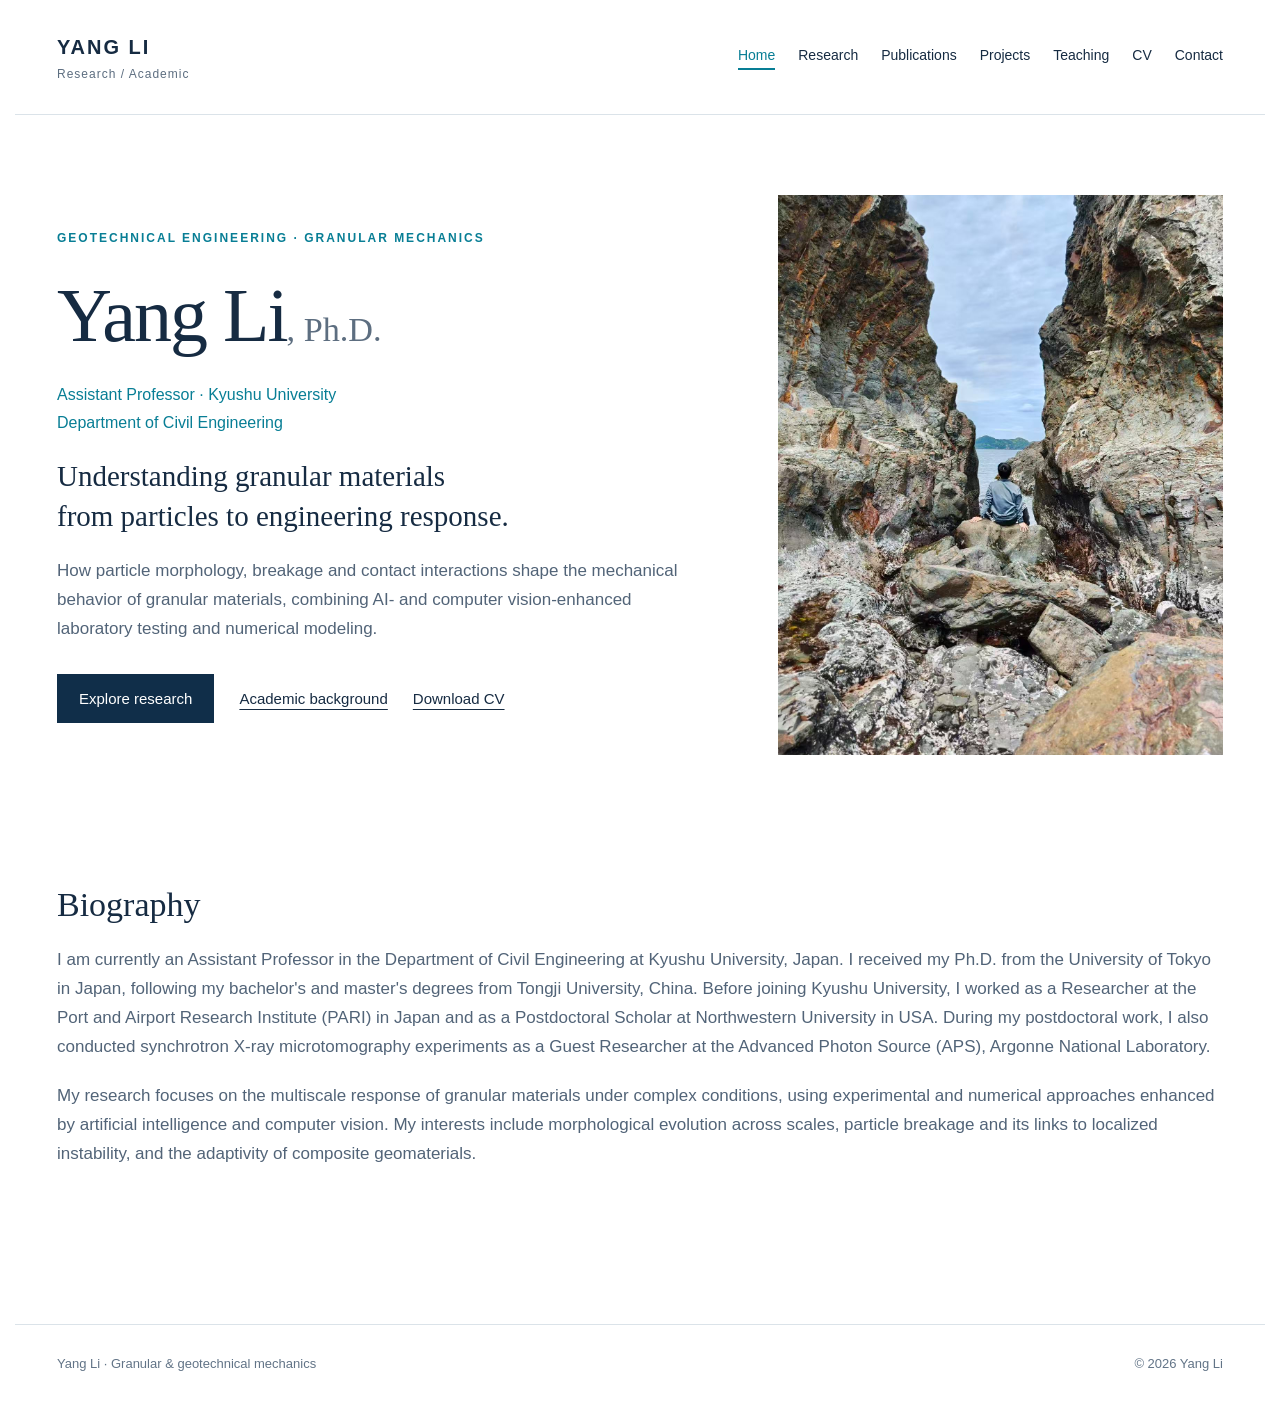
<file: index.html>
<!doctype html>
<html lang="en">

<head>
    <meta charset="utf-8">
    <meta name="viewport" content="width=device-width,initial-scale=1">
    <title>Home | Yang Li</title>
    <meta name="description"
        content="Yang Li — geotechnical engineering, granular mechanics, particle breakage and computational research.">
    <link rel="icon" href="assets/favicon.svg">
    <link rel="stylesheet" href="assets/style.css">
</head>

<body><a class="skip" href="#main">Skip to content</a>
    <header><a class="brand" href="index.html">YANG LI<span>Research / Academic</span></a>
        <nav aria-label="Main navigation"><a href="index.html" aria-current="page">Home</a><a
                href="research.html">Research</a><a href="publications.html">Publications</a><a
                href="projects.html">Projects</a><a href="teaching.html">Teaching</a><a href="cv.html">CV</a><a
                href="contact.html">Contact</a></nav>
    </header>
    <main id="main">
        <section class="hero">
            <div>
                <p class="eyebrow">GEOTECHNICAL ENGINEERING · GRANULAR MECHANICS</p>
                <h1>Yang Li<span>, Ph.D.</span></h1>
                <p class="appointment">Assistant Professor · Kyushu University<br>Department of Civil Engineering</p>
                <p class="lead">Understanding granular materials<br>from particles to engineering response.</p>
                <p>How particle morphology, breakage and contact interactions shape the mechanical behavior of
                    granular materials, combining AI- and computer vision-enhanced laboratory testing and numerical modeling.</p>
                <div class="actions"><a class="button" href="research.html">Explore research</a><a class="textlink"
                        href="cv.html">Academic background</a><a class="textlink" href="assets/CV_YangLi.pdf">Download
                        CV</a></div>
            </div>
            <aside class="portrait"><img src="assets/yang-li.jpg"
                    alt="Yang Li seated between coastal rock formations, looking toward the sea."></aside>
        </section>
        <section class="bio">
            <h2>Biography</h2>

            <p>
                I am currently an Assistant Professor in the Department of Civil Engineering
                at Kyushu University, Japan. I received my Ph.D. from the University
                of Tokyo in Japan, following my bachelor's and master's degrees
                from Tongji University, China. Before joining Kyushu University, I worked as a Researcher at the Port and
                Airport Research Institute (PARI) in Japan and as a Postdoctoral Scholar
                at Northwestern University in USA. During my postdoctoral work,
                I also conducted synchrotron X-ray microtomography experiments
                as a Guest Researcher at the Advanced Photon Source (APS), Argonne National Laboratory.
            </p>

            <p>
                My research focuses on the multiscale response of granular materials
                under complex conditions, using experimental and numerical approaches
                enhanced by artificial intelligence and computer vision. My interests
                include morphological evolution across scales, particle breakage and
                its links to localized instability, and the adaptivity of
                composite geomaterials.
            </p>
        </section>
                
       
    </main>
    <footer><span>Yang Li · Granular & geotechnical mechanics</span><span>© 2026 Yang Li</span></footer>
</body>

</html>
</file>
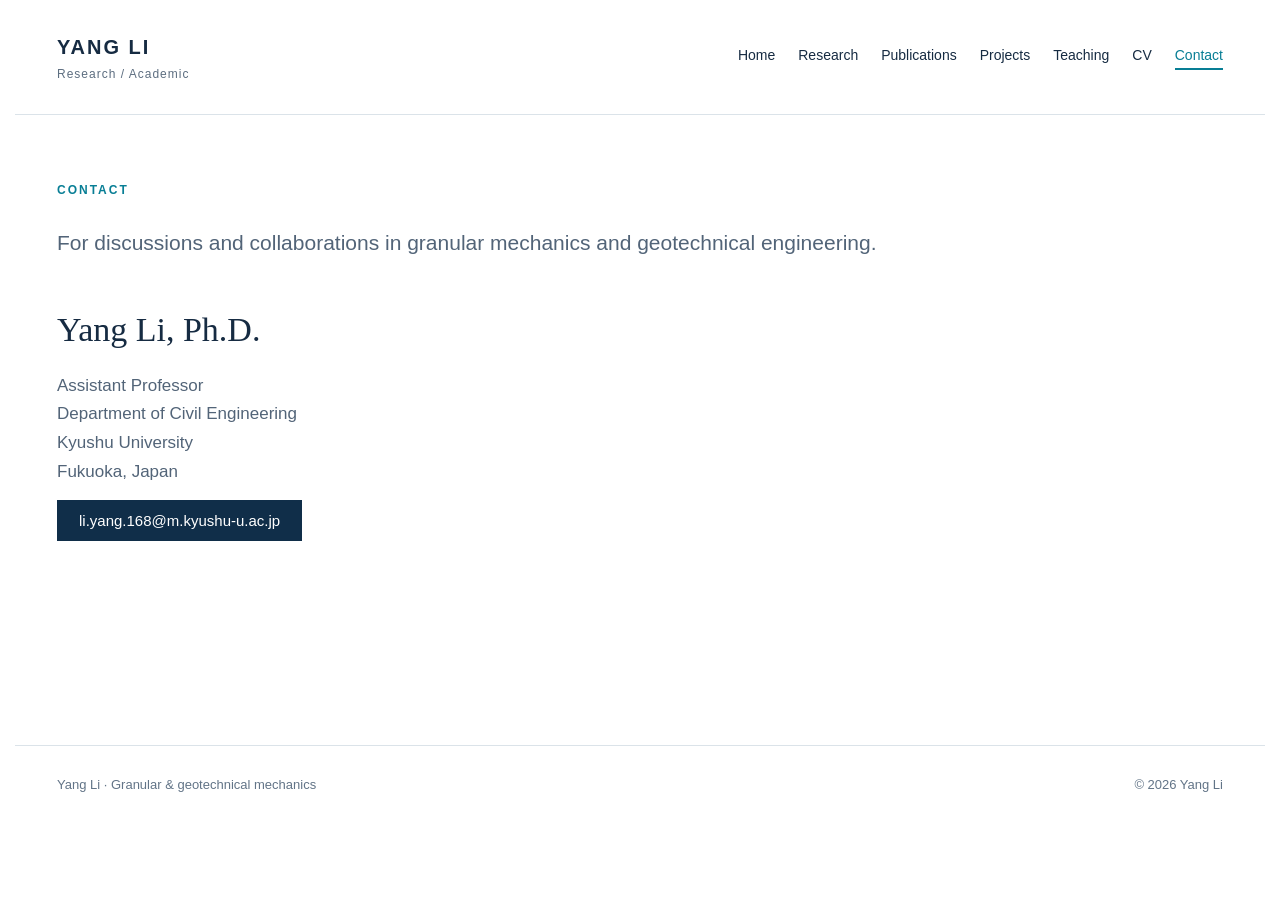
<file: contact.html>
<!doctype html>
<html lang="en">

<head>
    <meta charset="utf-8">
    <meta name="viewport" content="width=device-width,initial-scale=1">
    <title>Contact | Yang Li</title>
    <meta name="description"
        content="Yang Li — geotechnical engineering, granular mechanics, particle breakage and computational research.">
    <link rel="icon" href="assets/favicon.svg">
    <link rel="stylesheet" href="assets/style.css">
</head>

<body><a class="skip" href="#main">Skip to content</a>
    <header><a class="brand" href="index.html">YANG LI<span>Research / Academic</span></a>
        <nav aria-label="Main navigation"><a href="index.html">Home</a><a href="research.html">Research</a><a
                href="publications.html">Publications</a><a href="projects.html">Projects</a><a
                href="teaching.html">Teaching</a><a href="cv.html">CV</a><a href="contact.html"
                aria-current="page">Contact</a></nav>
    </header>
    <main id="main">
        <p class="eyebrow">CONTACT</p>
        <p class="intro">For discussions and collaborations in granular mechanics and geotechnical engineering.</p>
        <section>
            <h2>Yang Li, Ph.D.</h2>
            <p>Assistant Professor<br>Department of Civil Engineering<br>Kyushu University<br>Fukuoka, Japan</p>
            <p><a class="button" href="mailto:li.yang.168@m.kyushu-u.ac.jp">li.yang.168@m.kyushu-u.ac.jp</a></p>
        </section>
    </main>
    <footer><span>Yang Li · Granular & geotechnical mechanics</span><span>© 2026 Yang Li</span></footer>
</body>

</html>
</file>
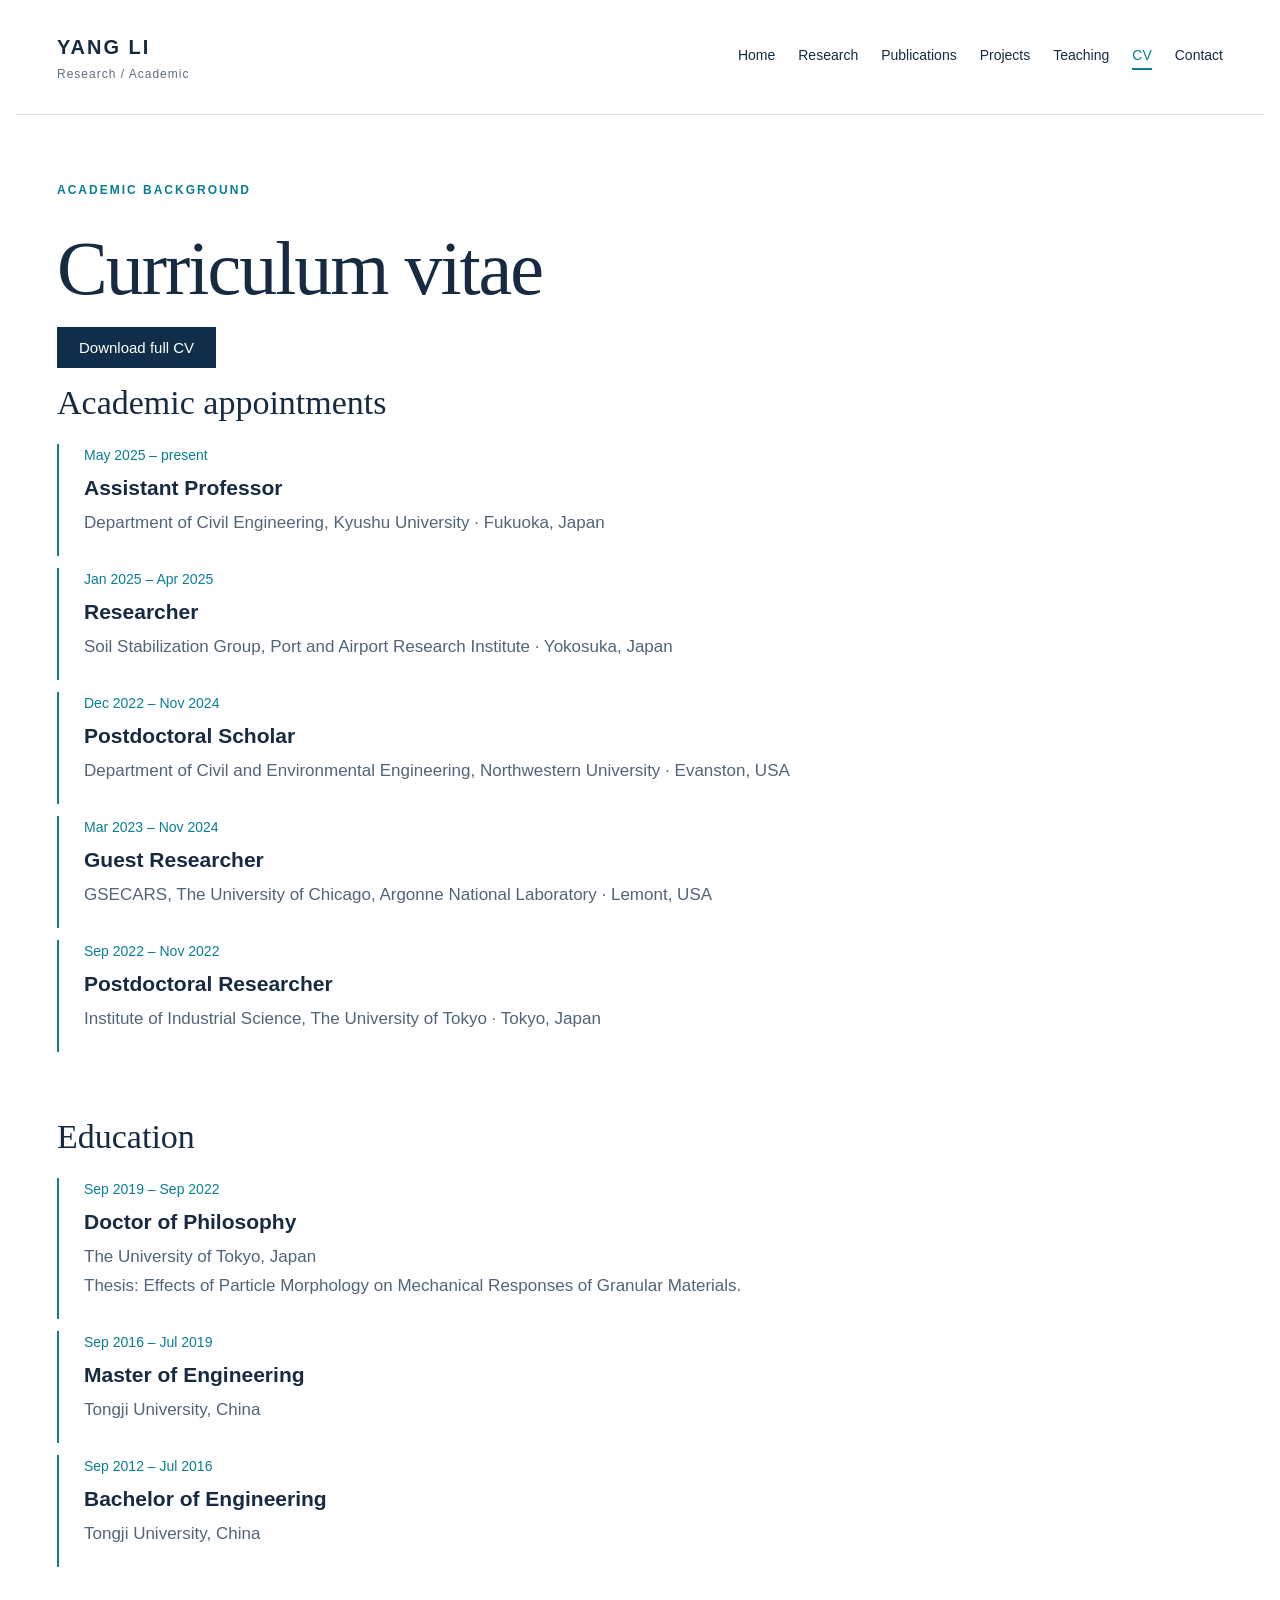
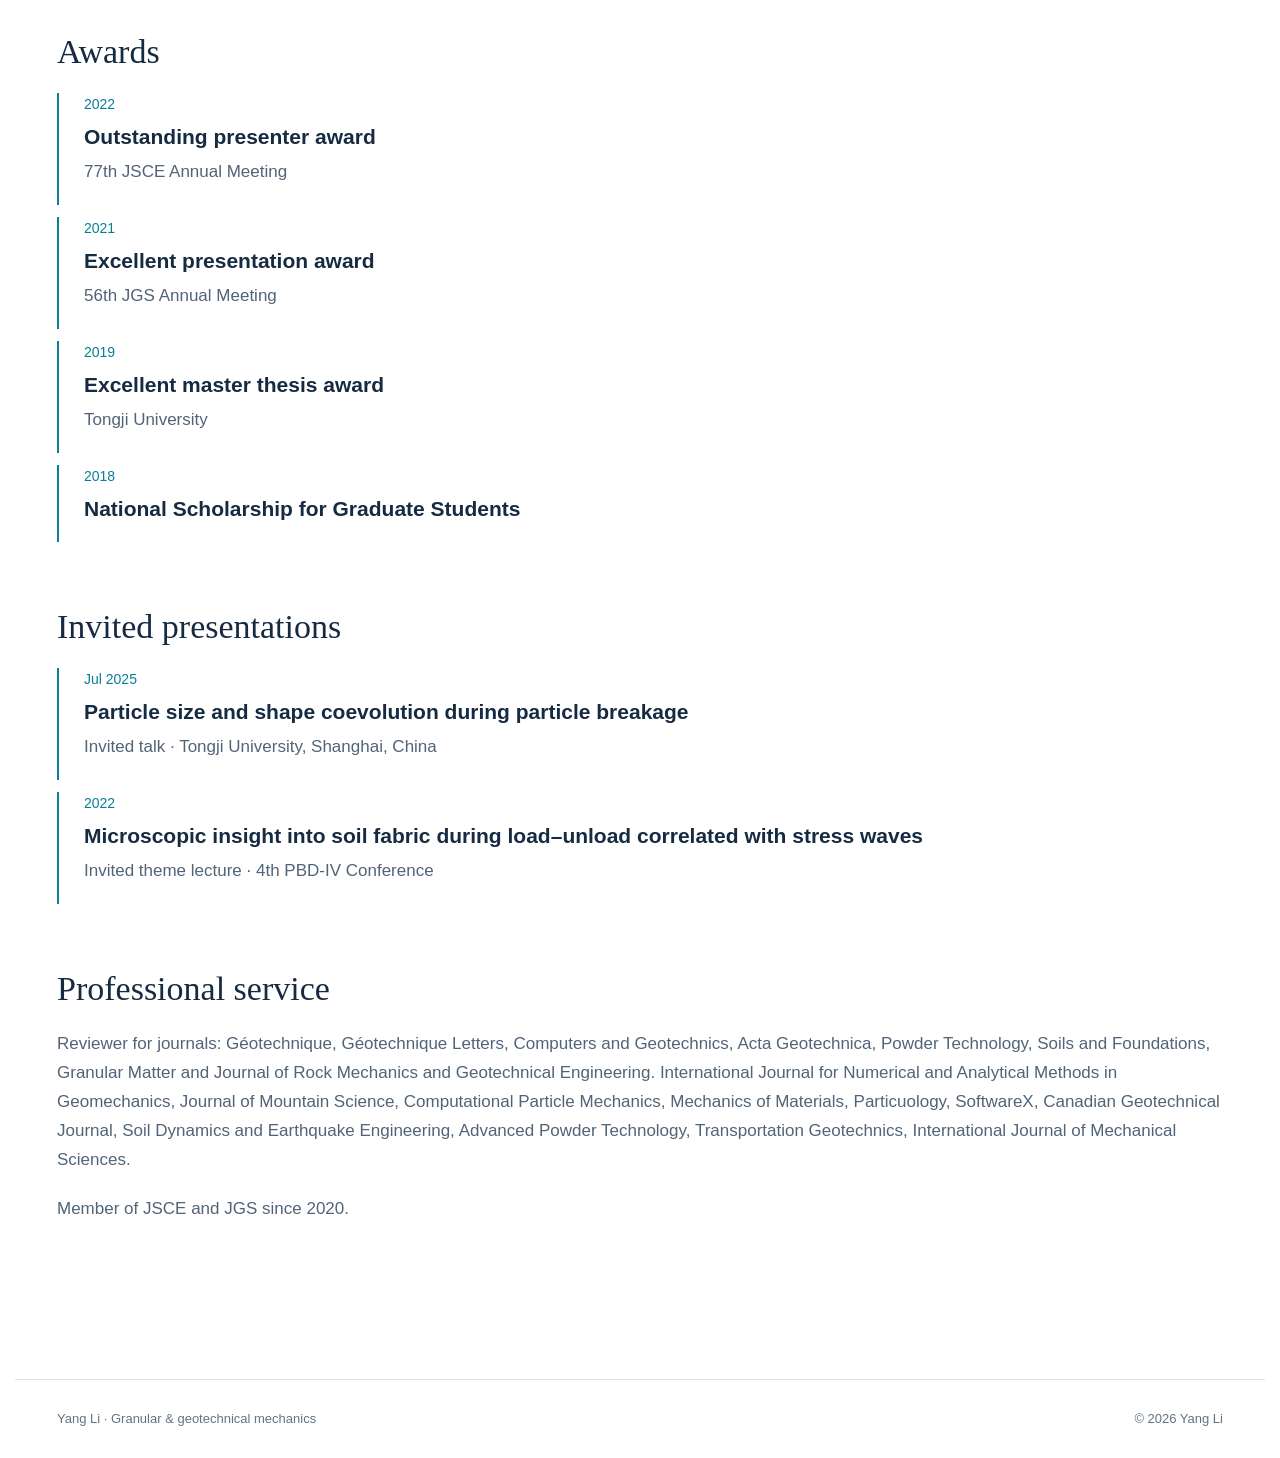
<file: cv.html>
<!doctype html>
<html lang="en">

<head>
    <meta charset="utf-8">
    <meta name="viewport" content="width=device-width,initial-scale=1">
    <title>CV | Yang Li</title>
    <meta name="description"
        content="Yang Li — geotechnical engineering, granular mechanics, particle breakage and computational research.">
    <link rel="icon" href="assets/favicon.svg">
    <link rel="stylesheet" href="assets/style.css">
</head>

<body><a class="skip" href="#main">Skip to content</a>
    <header><a class="brand" href="index.html">YANG LI<span>Research / Academic</span></a>
        <nav aria-label="Main navigation"><a href="index.html">Home</a><a href="research.html">Research</a><a
                href="publications.html">Publications</a><a href="projects.html">Projects</a><a
                href="teaching.html">Teaching</a><a href="cv.html" aria-current="page">CV</a><a
                href="contact.html">Contact</a></nav>
    </header>
    <main id="main">
        <p class="eyebrow">ACADEMIC BACKGROUND</p>
        <h1>Curriculum vitae</h1>
        <p><a class="button" href="assets/CV_YangLi.pdf">Download full CV</a></p>
        <section>
            <h2>Academic appointments</h2>
            <div class="timeline">
                <article>
                    <p class="date">May 2025 – present</p>
                    <h3>Assistant Professor</h3>
                    <p>Department of Civil Engineering, Kyushu University · Fukuoka, Japan</p>
                </article>
                <article>
                    <p class="date">Jan 2025 – Apr 2025</p>
                    <h3>Researcher</h3>
                    <p>Soil Stabilization Group, Port and Airport Research Institute · Yokosuka, Japan</p>
                </article>
                <article>
                    <p class="date">Dec 2022 – Nov 2024</p>
                    <h3>Postdoctoral Scholar</h3>
                    <p>Department of Civil and Environmental Engineering, Northwestern University · Evanston, USA</p>
                </article>
                <article>
                    <p class="date">Mar 2023 – Nov 2024</p>
                    <h3>Guest Researcher</h3>
                    <p>GSECARS, The University of Chicago, Argonne National Laboratory · Lemont, USA</p>
                </article>
                <article>
                    <p class="date">Sep 2022 – Nov 2022</p>
                    <h3>Postdoctoral Researcher</h3>
                    <p>Institute of Industrial Science, The University of Tokyo · Tokyo, Japan</p>
                </article>
            </div>
        </section>
        <section>
            <h2>Education</h2>
            <div class="timeline">
                <article>
                    <p class="date">Sep 2019 – Sep 2022</p>
                    <h3>Doctor of Philosophy</h3>
                    <p>The University of Tokyo, Japan<br>Thesis: Effects of Particle Morphology on Mechanical Responses
                        of Granular Materials.</p>
                </article>
                <article>
                    <p class="date">Sep 2016 – Jul 2019</p>
                    <h3>Master of Engineering</h3>
                    <p>Tongji University, China</p>
                </article>
                <article>
                    <p class="date">Sep 2012 – Jul 2016</p>
                    <h3>Bachelor of Engineering</h3>
                    <p>Tongji University, China</p>
                </article>
            </div>
        </section>
        <section>
            <h2>Awards</h2>
            <div class="timeline">
                <article>
                    <p class="date">2022</p>
                    <h3>Outstanding presenter award</h3>
                    <p>77th JSCE Annual Meeting</p>
                </article>
                <article>
                    <p class="date">2021</p>
                    <h3>Excellent presentation award</h3>
                    <p>56th JGS Annual Meeting</p>
                </article>
                <article>
                    <p class="date">2019</p>
                    <h3>Excellent master thesis award</h3>
                    <p>Tongji University</p>
                </article>
                <article>
                    <p class="date">2018</p>
                    <h3>National Scholarship for Graduate Students</h3>
                </article>
            </div>
        </section>
        <section>
            <h2>Invited presentations</h2>
            <div class="timeline">
                <article>
                    <p class="date">Jul 2025</p>
                    <h3>Particle size and shape coevolution during particle breakage</h3>
                    <p>Invited talk · Tongji University, Shanghai, China</p>
                </article>
                <article>
                    <p class="date">2022</p>
                    <h3>Microscopic insight into soil fabric during load–unload correlated with stress waves</h3>
                    <p>Invited theme lecture · 4th PBD-IV Conference</p>
                </article>
            </div>
        </section>
        <section>
            <h2>Professional service</h2>
            <p>Reviewer for journals: Géotechnique, Géotechnique Letters, Computers and Geotechnics, Acta Geotechnica, Powder
                Technology, Soils and Foundations, Granular Matter and Journal of Rock Mechanics and Geotechnical
                Engineering. International Journal for Numerical and Analytical Methods in Geomechanics, Journal of Mountain Science, Computational Particle Mechanics, Mechanics of Materials, Particuology, SoftwareX, Canadian Geotechnical Journal,
                Soil Dynamics and Earthquake Engineering, Advanced Powder Technology, Transportation Geotechnics, International Journal of Mechanical Sciences.
            </p>
            <p>Member of JSCE and JGS since 2020.</p>
        </section>
    </main>
    <footer><span>Yang Li · Granular & geotechnical mechanics</span><span>© 2026 Yang Li</span></footer>
</body>

</html>
</file>
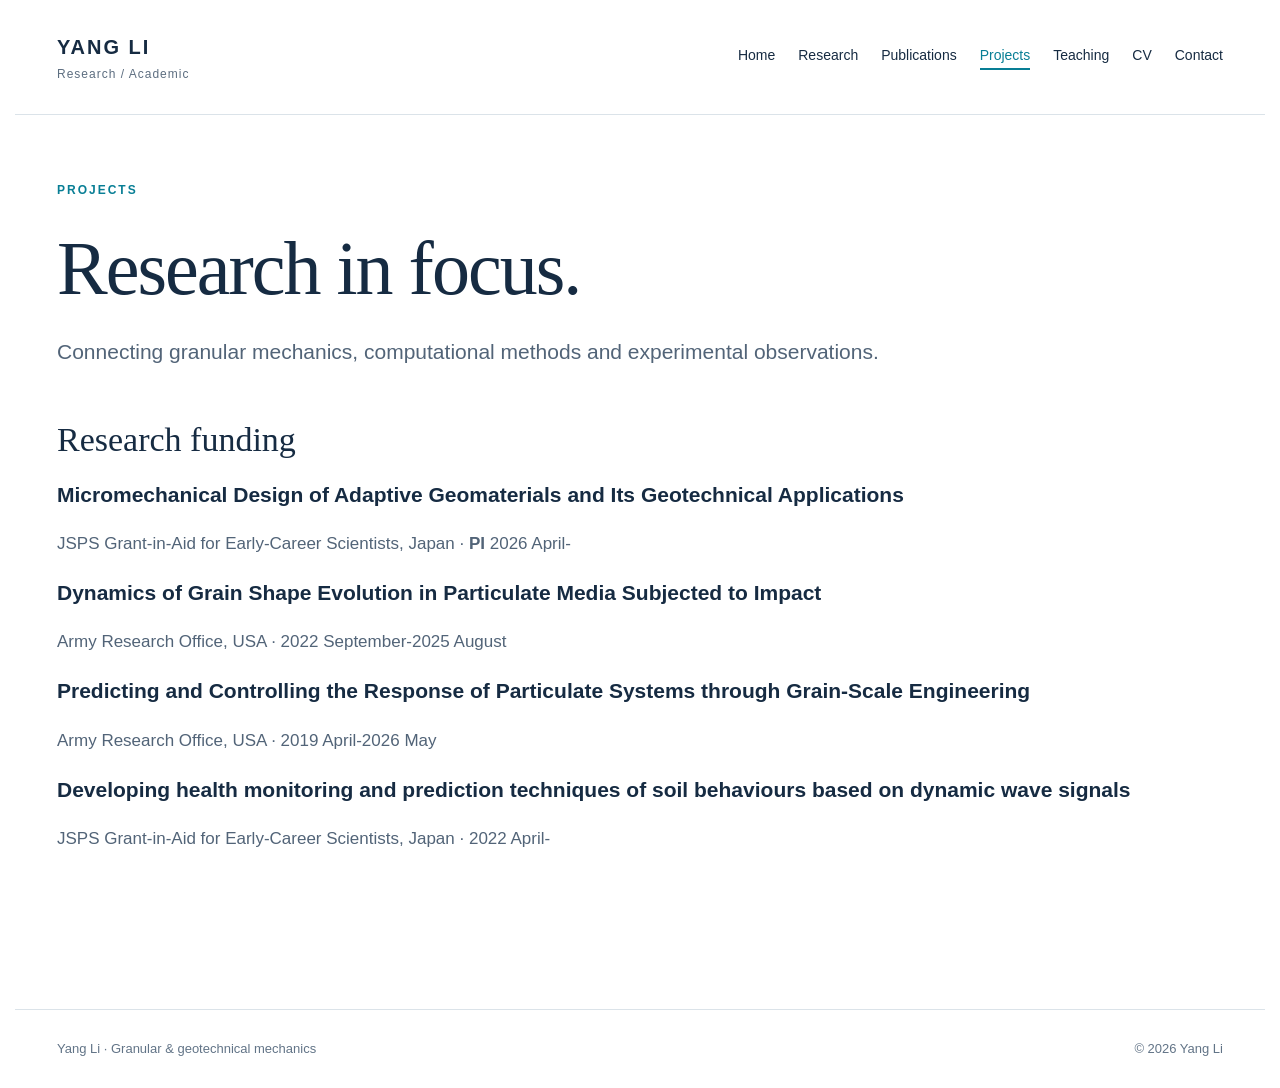
<file: projects.html>
<!doctype html>
<html lang="en">

<head>
    <meta charset="utf-8">
    <meta name="viewport" content="width=device-width,initial-scale=1">
    <title>Projects | Yang Li</title>
    <meta name="description"
        content="Yang Li — geotechnical engineering, granular mechanics, particle breakage and computational research.">
    <link rel="icon" href="assets/favicon.svg">
    <link rel="stylesheet" href="assets/style.css">
</head>

<body><a class="skip" href="#main">Skip to content</a>
    <header><a class="brand" href="index.html">YANG LI<span>Research / Academic</span></a>
        <nav aria-label="Main navigation"><a href="index.html">Home</a><a href="research.html">Research</a><a
                href="publications.html">Publications</a><a href="projects.html" aria-current="page">Projects</a><a
                href="teaching.html">Teaching</a><a href="cv.html">CV</a><a href="contact.html">Contact</a></nav>
    </header>
    <main id="main">
        <p class="eyebrow">PROJECTS</p>
        <h1>Research in focus.</h1>
        <p class="intro">Connecting granular mechanics, computational methods and experimental
            observations.</p>

        <section>
            <h2>Research funding</h2>
            <h3>Micromechanical Design of Adaptive Geomaterials and Its Geotechnical Applications</h3>
            <p>JSPS Grant-in-Aid for Early-Career Scientists, Japan · <strong>PI</strong> 2026 April-</p>
            <h3>Dynamics of Grain Shape Evolution in Particulate Media Subjected to Impact</h3>
            <p>Army Research Office, USA · 2022 September-2025 August</p>
            <h3>Predicting and Controlling the Response of Particulate Systems through Grain-Scale Engineering</h3>
            <p>Army Research Office, USA · 2019 April-2026 May</p>
            <h3>Developing health monitoring and prediction techniques of soil behaviours based on dynamic wave signals</h3>
            <p>JSPS Grant-in-Aid for Early-Career Scientists, Japan · 2022 April-</p>
        </section>
    </main>
    <footer><span>Yang Li · Granular & geotechnical mechanics</span><span>© 2026 Yang Li</span></footer>
</body>

</html>
</file>
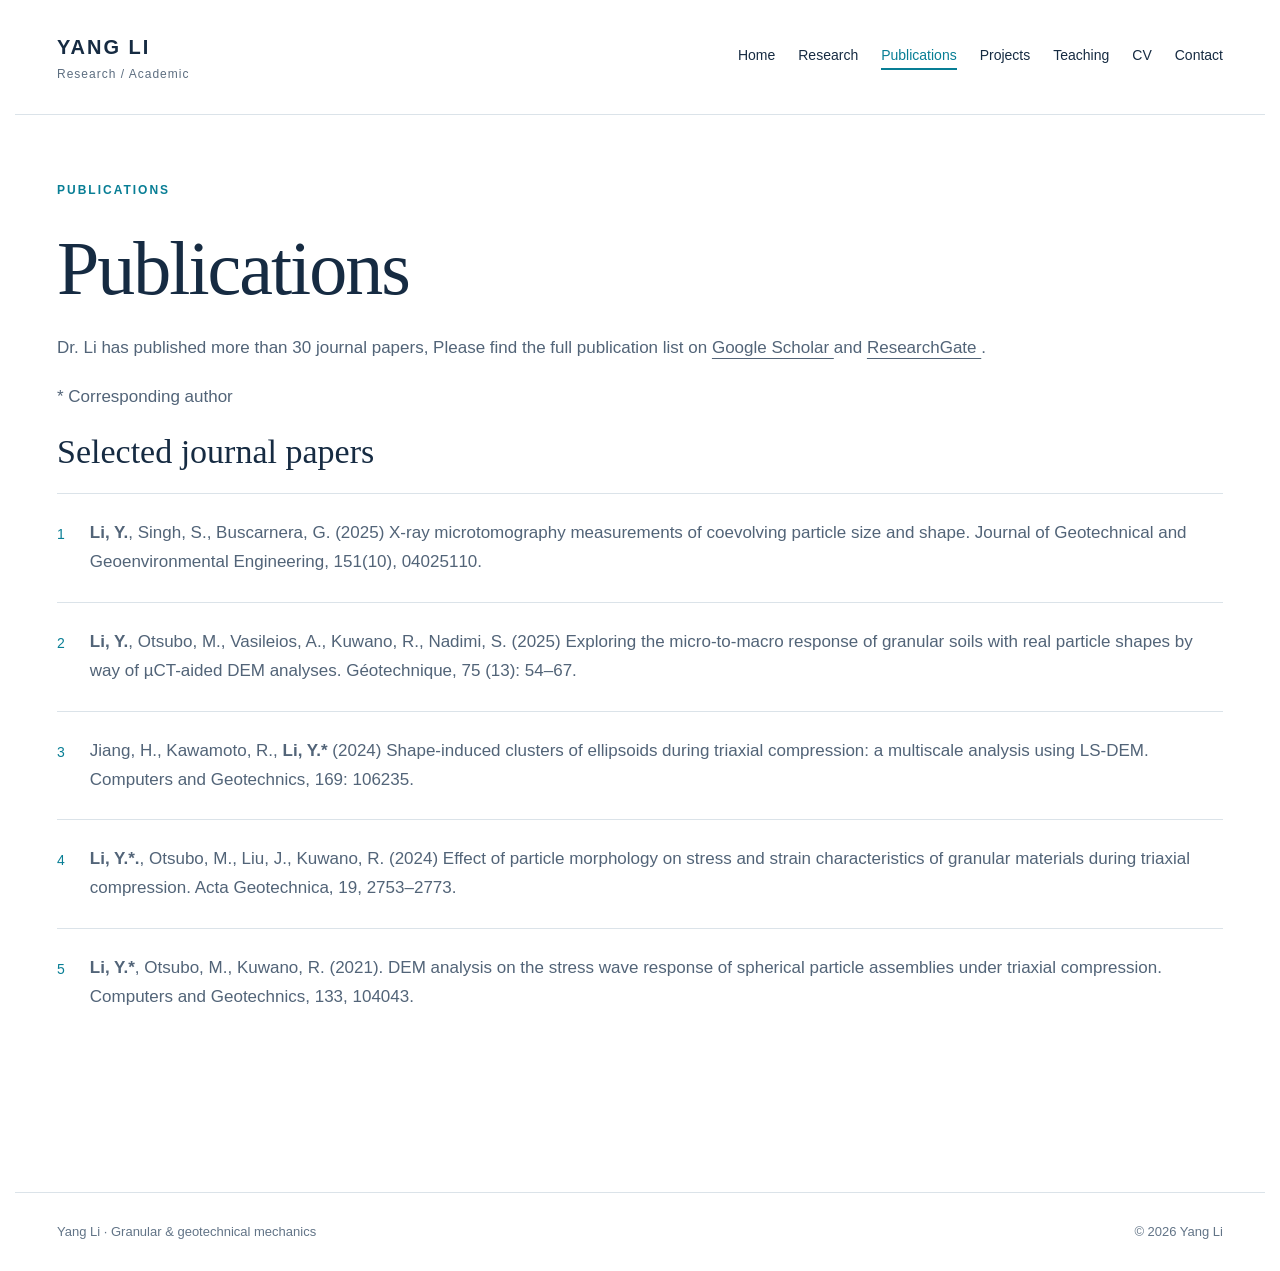
<file: publications.html>
<!doctype html>
<html lang="en">

<head>
    <meta charset="utf-8">
    <meta name="viewport" content="width=device-width,initial-scale=1">
    <title>Publications | Yang Li</title>
    <meta name="description"
        content="Yang Li — geotechnical engineering, granular mechanics, particle breakage and computational research.">
    <link rel="icon" href="assets/favicon.svg">
    <link rel="stylesheet" href="assets/style.css">
</head>

<body><a class="skip" href="#main">Skip to content</a>
    <header><a class="brand" href="index.html">YANG LI<span>Research / Academic</span></a>
        <nav aria-label="Main navigation"><a href="index.html">Home</a><a href="research.html">Research</a><a
                href="publications.html" aria-current="page">Publications</a><a href="projects.html">Projects</a><a
                href="teaching.html">Teaching</a><a href="cv.html">CV</a><a href="contact.html">Contact</a></nav>
    </header>
    <main id="main">
        <p class="eyebrow">PUBLICATIONS</p>
        <h1>Publications</h1>
        <p>Dr. Li has published more than 30 journal papers, Please find the full publication list on
            <a href="https://scholar.google.com/citations?user=Ta3kqSwAAAAJ&hl=en" target="_blank" rel="noopener noreferrer">
        Google Scholar
            </a>
            and
            <a href="https://www.researchgate.net/profile/Yang-Li-167?ev=hdr_xprf" target="_blank" rel="noopener noreferrer">
        ResearchGate
    </a>.</p>
        <p>* Corresponding author</p>
        <section>
            <h2>Selected journal papers</h2>
            <article class="publication"><span class="pub-number">1</span>
                <p><strong>Li, Y.</strong>, Singh, S., Buscarnera, G. (2025) X-ray microtomography measurements of
                    coevolving particle size and shape. Journal of Geotechnical and Geoenvironmental Engineering,
                    151(10), 04025110.</p>
            </article>          
        
            <article class="publication"><span class="pub-number">2</span>
                <p><strong>Li, Y.</strong>, Otsubo, M., Vasileios, A., Kuwano, R., Nadimi, S. (2025) Exploring the
                    micro-to-macro response of granular soils with real particle shapes by way of µCT-aided DEM
                    analyses. Géotechnique, 75 (13): 54–67.</p>
            </article>

            <article class="publication"><span class="pub-number">3</span>
                <p>Jiang, H., Kawamoto, R., <strong>Li, Y.*</strong> (2024) Shape-induced clusters of ellipsoids during
                    triaxial compression: a multiscale analysis using LS-DEM. Computers and Geotechnics, 169: 106235.
                </p>
            </article>


            <article class="publication"><span class="pub-number">4</span>
                <p><strong>Li, Y.*.</strong>, Otsubo, M., Liu, J., Kuwano, R. (2024) Effect of particle morphology on
                    stress and strain characteristics of granular materials during triaxial compression. Acta
                    Geotechnica, 19, 2753–2773.</p>
            </article>

            </article>
            <article class="publication"><span class="pub-number">5</span>
                <p><strong>Li, Y.*</strong>, Otsubo, M., Kuwano, R. (2021). DEM analysis on the stress wave response of
                    spherical particle assemblies under triaxial compression. Computers and Geotechnics, 133, 104043.
                </p>
            </article>

        </section>
  
    </main>
    <footer><span>Yang Li · Granular & geotechnical mechanics</span><span>© 2026 Yang Li</span></footer>
</body>

</html>
</file>
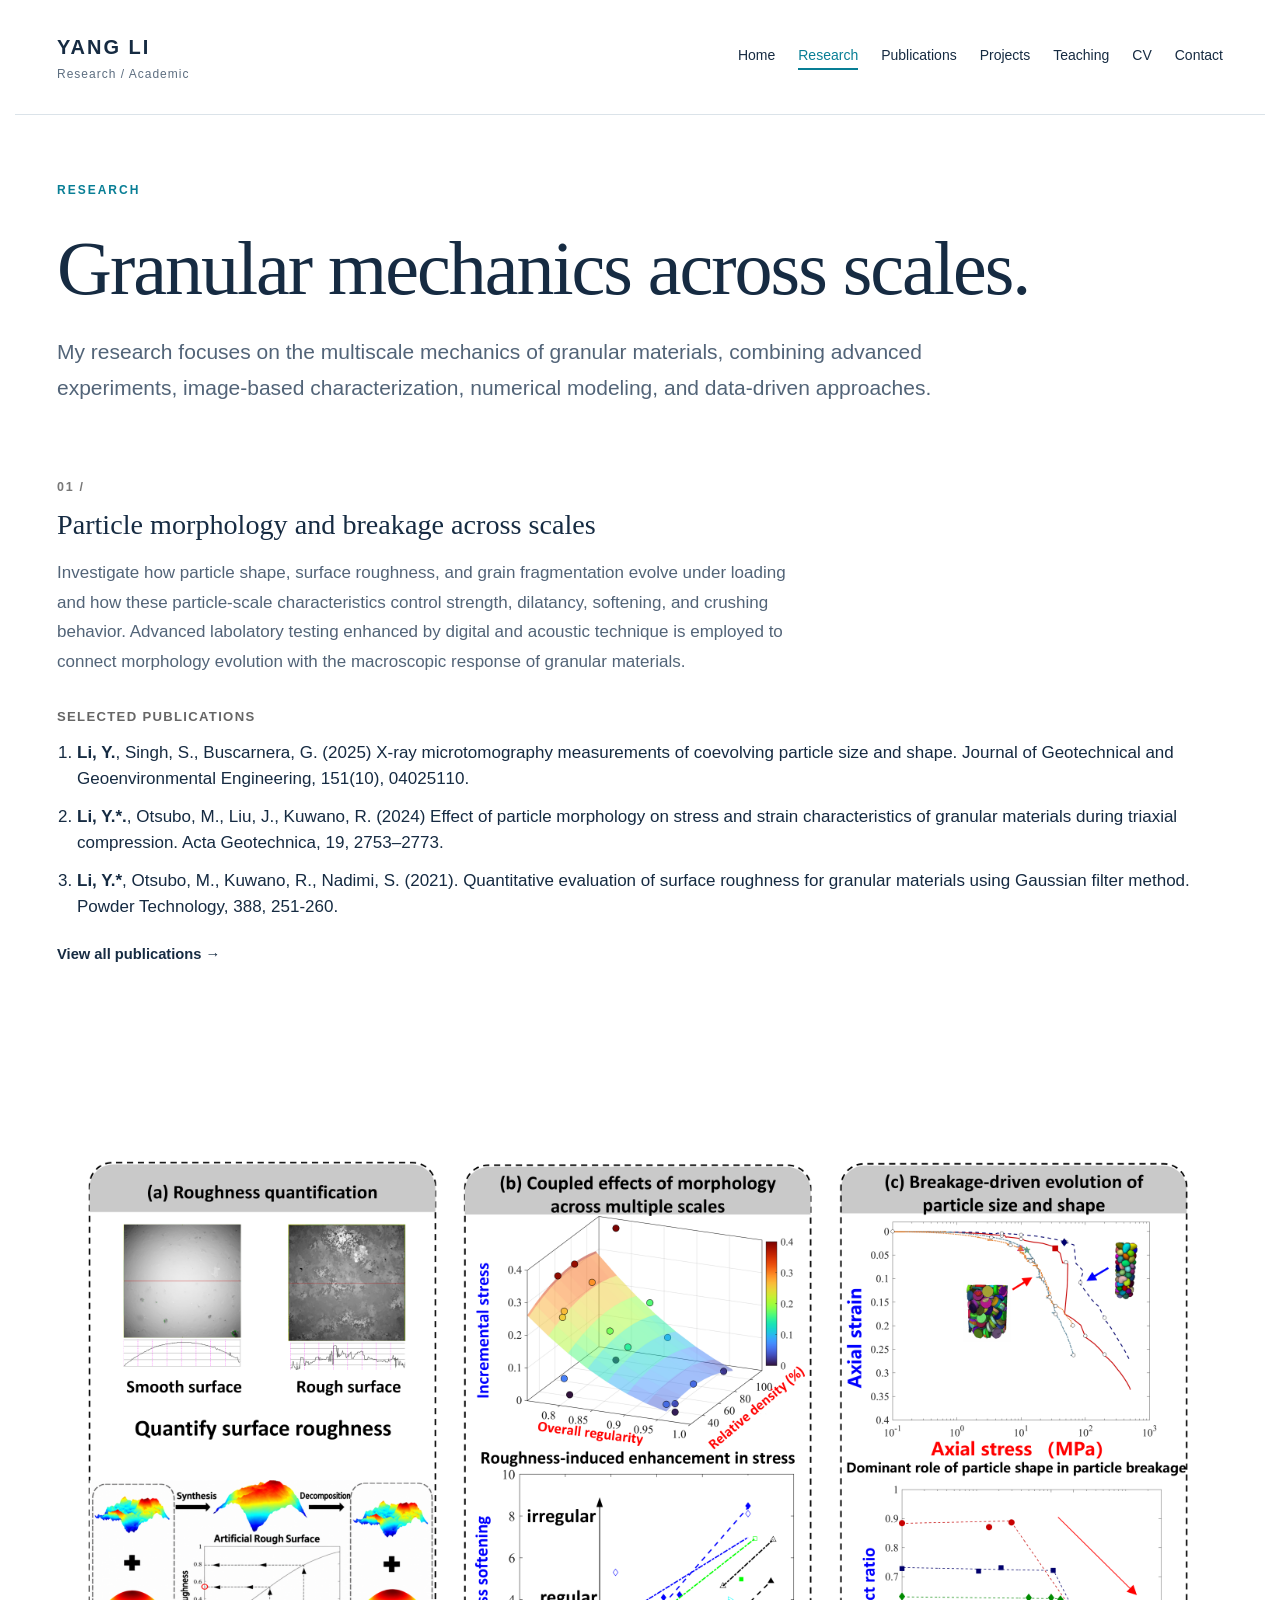
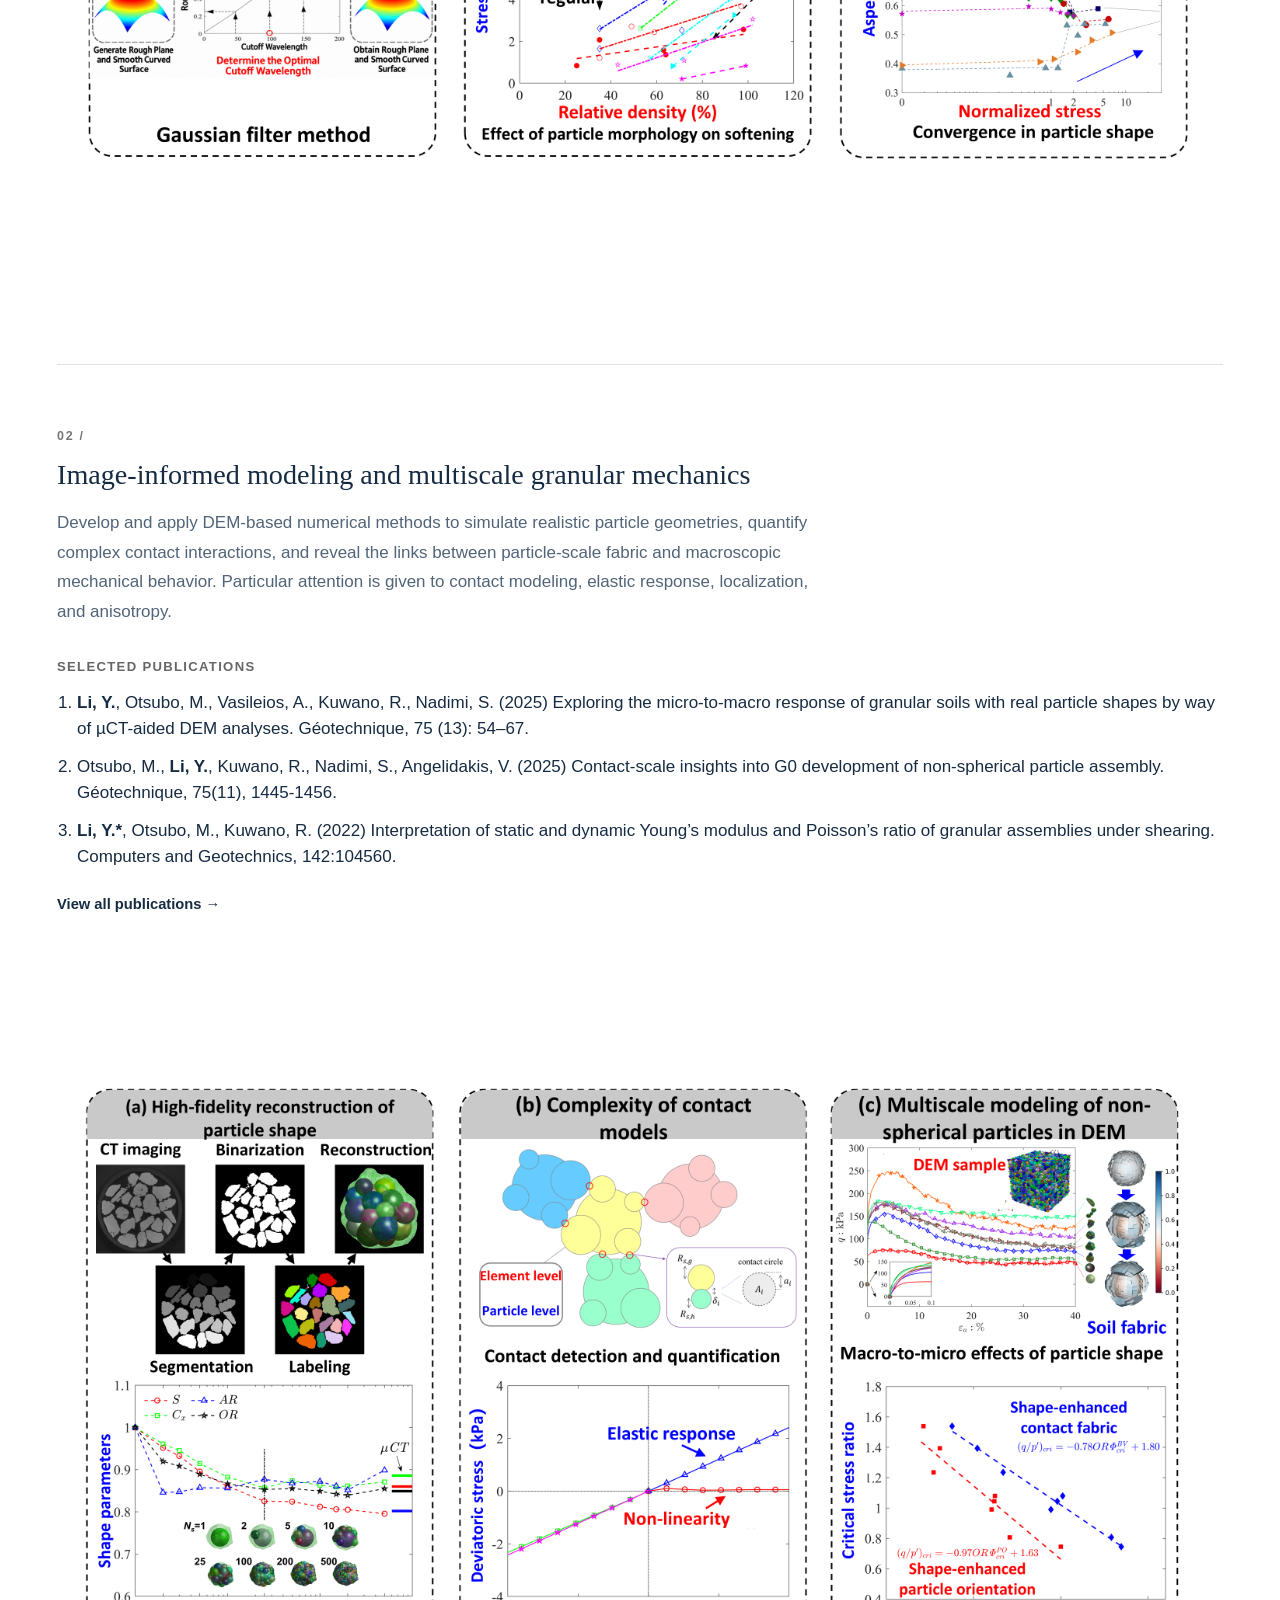
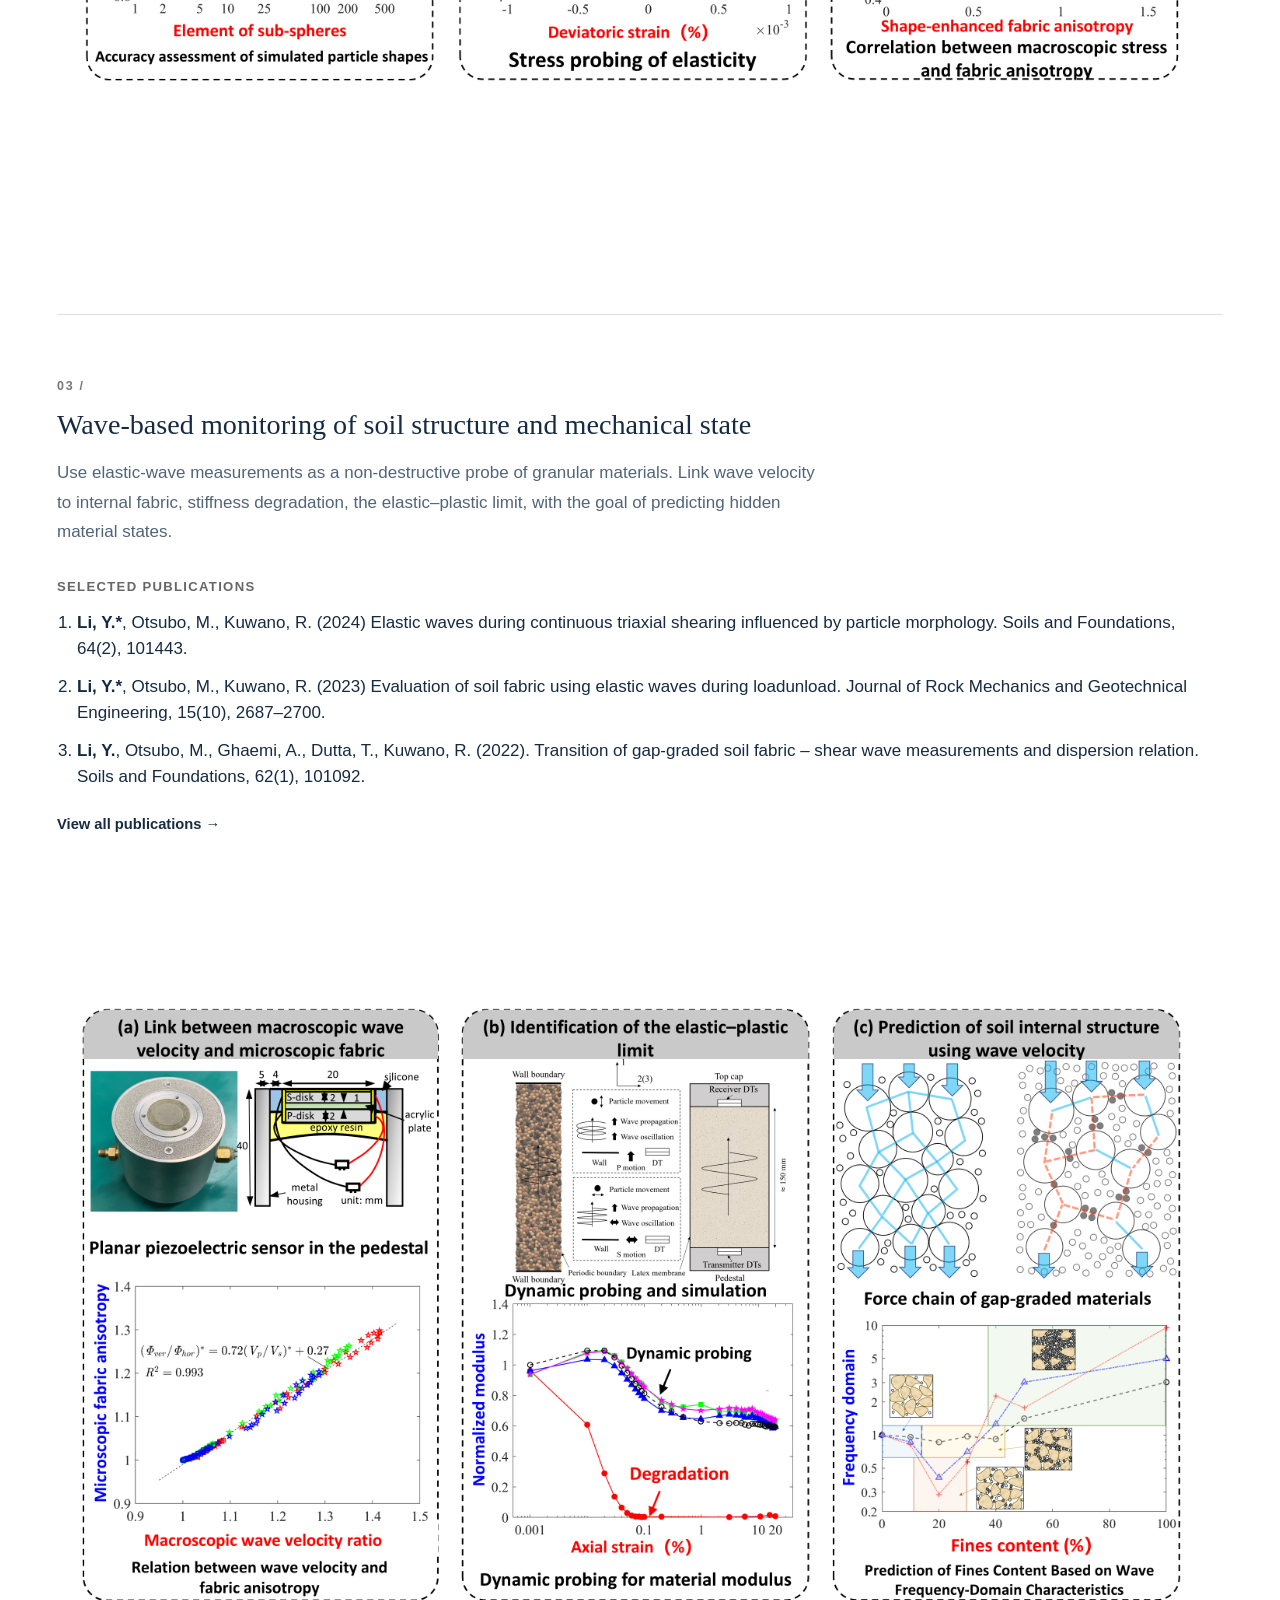
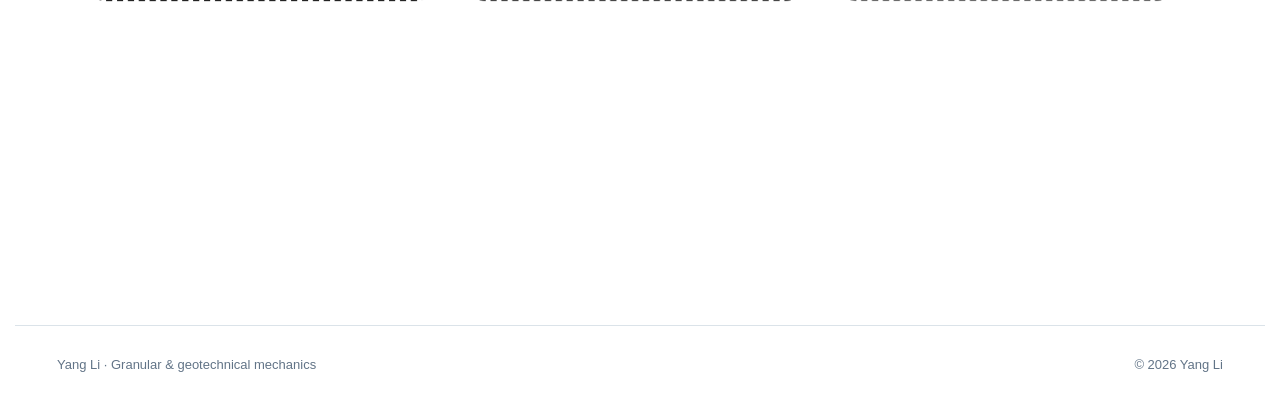
<file: research.html>
<!doctype html>
<html lang="en">
<head>
  <meta charset="utf-8">
  <meta name="viewport" content="width=device-width,initial-scale=1">
  <title>Research | Yang Li</title>
  <meta name="description" content="Yang Li — geotechnical engineering, granular mechanics, particle morphology, breakage, wave propagation and computational research.">
  <link rel="icon" href="assets/favicon.svg">
  <link rel="stylesheet" href="assets/style.css">

  <style>
    .research-list {
      margin-top: 3rem;
    }

    .research-topic {
  padding: 3.5rem 0;
  border-top: 1px solid rgba(0,0,0,.12);
    }

    .research-top {
      display: grid;
      grid-template-columns: minmax(0, 0.85fr) minmax(450px, 1.15fr);
      gap: 50px;
      align-items: start;
    }

    /* 让图片从描述文字的位置开始 */
    .research-figure {
      margin: 105px 0 0 0;
    }

    .research-figure img {
      width: 100%;
      height: auto;
      display: block;
      border-radius: 10px;
    }

    /* publication 占据整个宽度 */
    .research-publications {
      width: 100%;
      margin-top: 2rem;
    }

    .selected-pubs {
      margin: 0;
      padding-left: 1.5rem;
      max-width: none;
    }

    .selected-pubs li {
      margin-bottom: .7rem;
      line-height: 1.55;
    }

    .research-figure img {
      width: 100%;
      height: auto;
      display: block;
      border-radius: 10px;
    }

    .research-topic:first-child {
      border-top: 0;
      padding-top: 1rem;
    }

    .research-number {
      display: inline-block;
      margin-bottom: .65rem;
      font-size: .78rem;
      font-weight: 700;
      letter-spacing: .14em;
      color: #777;
    }

    .research-topic h2 {
      margin: 0 0 1rem;
      font-size: clamp(1.55rem, 2.2vw, 2.15rem);
      line-height: 1.2;
    }

    .research-topic .description {
      margin: 0 0 1.6rem;
      line-height: 1.75;
      max-width: 760px;
    }

    .research-figure {
      margin: 0;
    }

    .research-figure img {
      width: 100%;
      height: auto;
      display: block;
      border-radius: 10px;
    }

    .pub-title {
      margin: 1.8rem 0 .75rem;
      font-size: .82rem;
      font-weight: 700;
      letter-spacing: .1em;
      text-transform: uppercase;
      color: #666;
    }

    .selected-pubs {
      margin: 0;
      padding-left: 1.25rem;
    }

    .selected-pubs li {
      margin-bottom: .7rem;
      line-height: 1.55;
    }

    .selected-pubs em {
      font-style: italic;
    }

    .all-publications {
      display: inline-block;
      margin-top: .65rem;
      font-size: .92rem;
      font-weight: 600;
      text-decoration: none;
    }

    @media (max-width: 880px) {
      .research-topic {
        grid-template-columns: 1fr;
        gap: 24px;
      }

      .research-figure {
        order: -1;
      }
    }
  </style>
</head>

<body>
  <a class="skip" href="#main">Skip to content</a>

  <header>
    <a class="brand" href="index.html">
      YANG LI
      <span>Research / Academic</span>
    </a>

    <nav aria-label="Main navigation">
      <a href="index.html">Home</a>
      <a href="research.html" aria-current="page">Research</a>
      <a href="publications.html">Publications</a>
      <a href="projects.html">Projects</a>
      <a href="teaching.html">Teaching</a>
      <a href="cv.html">CV</a>
      <a href="contact.html">Contact</a>
    </nav>
  </header>

  <main id="main">
    <p class="eyebrow">RESEARCH</p>
    <h1>Granular mechanics across scales.</h1>
    <p class="intro">
      My research focuses on the multiscale mechanics of granular materials,
      combining advanced experiments, image-based characterization,
      numerical modeling, and data-driven approaches.
    </p>

    <div class="research-list">

      <!-- 01 -->
      <section class="research-topic">
        <div class="research-text">
          <span class="research-number">01 /</span>
          <h2>Particle morphology and breakage across scales</h2>
          <p class="description">
            Investigate how particle shape, surface roughness, and grain fragmentation
            evolve under loading and how these particle-scale characteristics control
            strength, dilatancy, softening, and crushing behavior. Advanced labolatory testing enhanced by digital and acoustic technique is employed to connect morphology evolution with the macroscopic
            response of granular materials.
          </p>

          <p class="pub-title">Selected publications</p>
          <ol class="selected-pubs">
            <li>
              <strong>Li, Y.</strong>, Singh, S., Buscarnera, G. (2025) X-ray microtomography measurements of
              coevolving particle size and shape. Journal of Geotechnical and Geoenvironmental Engineering,
              151(10), 04025110.
            </li>
            <li>
              <strong>Li, Y.*.</strong>, Otsubo, M., Liu, J., Kuwano, R. (2024) Effect of particle morphology on
              stress and strain characteristics of granular materials during triaxial compression. Acta
              Geotechnica, 19, 2753–2773.
            </li>
            <li>
              <strong>Li, Y.*</strong>, Otsubo, M., Kuwano, R., Nadimi, S. (2021). Quantitative evaluation of
              surface roughness for granular materials using Gaussian filter method. Powder Technology, 388,
              251-260.
            </li>
          </ol>
          <a class="all-publications" href="publications.html">View all publications →</a>
        </div>

        <figure class="research-figure">
          <img src="assets/research1.png"
               alt="Research on particle morphology, surface roughness and particle breakage">
        </figure>
      </section>

      <!-- 02 -->
      <section class="research-topic">
        <div class="research-text">
          <span class="research-number">02 / </span>
          <h2>Image-informed modeling and multiscale granular mechanics</h2>
          <p class="description">
            Develop and apply DEM-based numerical methods to simulate realistic
            particle geometries, quantify complex contact interactions,
            and reveal the links between particle-scale fabric and macroscopic mechanical
            behavior. Particular attention is given to contact modeling, elastic response,
            localization, and anisotropy.
          </p>

          <p class="pub-title">Selected publications</p>
          <ol class="selected-pubs">
            <li>
              <strong>Li, Y.</strong>, Otsubo, M., Vasileios, A., Kuwano, R., Nadimi, S. (2025) Exploring the
              micro-to-macro response of granular soils with real particle shapes by way of µCT-aided DEM
              analyses. Géotechnique, 75 (13): 54–67.
            </li>
            <li>
              Otsubo, M., <strong>Li, Y.</strong>, Kuwano, R., Nadimi, S., Angelidakis, V. (2025) Contact-scale
              insights into G0 development of non-spherical particle assembly. Géotechnique, 75(11), 1445-1456.
            </li>
            <li>
              <strong>Li, Y.*</strong>, Otsubo, M., Kuwano, R. (2022) Interpretation of static and dynamic Young’s
              modulus and Poisson’s ratio of granular assemblies under shearing. Computers and Geotechnics,
              142:104560.
            </li>
          </ol>
          <a class="all-publications" href="publications.html">View all publications →</a>
        </div>

        <figure class="research-figure">
          <img src="assets/research2.png"
               alt="Image-informed numerical modeling and multiscale mechanics of granular materials">
        </figure>
      </section>

      <!-- 03 -->
      <section class="research-topic">
        <div class="research-text">
          <span class="research-number">03 / </span>
          <h2>Wave-based monitoring of soil structure and mechanical state</h2>
          <p class="description">
            Use elastic-wave measurements as a non-destructive probe of granular materials.
            Link wave velocity to internal fabric, stiffness degradation, the elastic–plastic limit, with the
            goal of predicting hidden material states.
          </p>

          <p class="pub-title">Selected publications</p>
          <ol class="selected-pubs">
            <li>
              <strong>Li, Y.*</strong>, Otsubo, M., Kuwano, R. (2024) Elastic waves during continuous triaxial
              shearing influenced by particle morphology. Soils and Foundations, 64(2), 101443.
            </li>
            <li>
              <strong>Li, Y.*</strong>, Otsubo, M., Kuwano, R. (2023) Evaluation of soil fabric using elastic waves
              during loadunload. Journal of Rock Mechanics and Geotechnical Engineering, 15(10), 2687–2700.     
            </li>
            <li>
              <strong>Li, Y.</strong>, Otsubo, M., Ghaemi, A., Dutta, T., Kuwano, R. (2022). Transition of
              gap-graded soil fabric – shear wave measurements and dispersion relation. Soils and Foundations,
              62(1), 101092.  
            </li>
          </ol>
          <a class="all-publications" href="publications.html">View all publications →</a>
        </div>

        <figure class="research-figure">
          <img src="assets/research3.png"
               alt="Wave-based characterization of soil fabric, elastic-plastic transition and fines content">
        </figure>
      </section>

    </div>
  </main>

  <footer>
    <span>Yang Li · Granular & geotechnical mechanics</span>
    <span>© 2026 Yang Li</span>
  </footer>
</body>
</html>
</file>
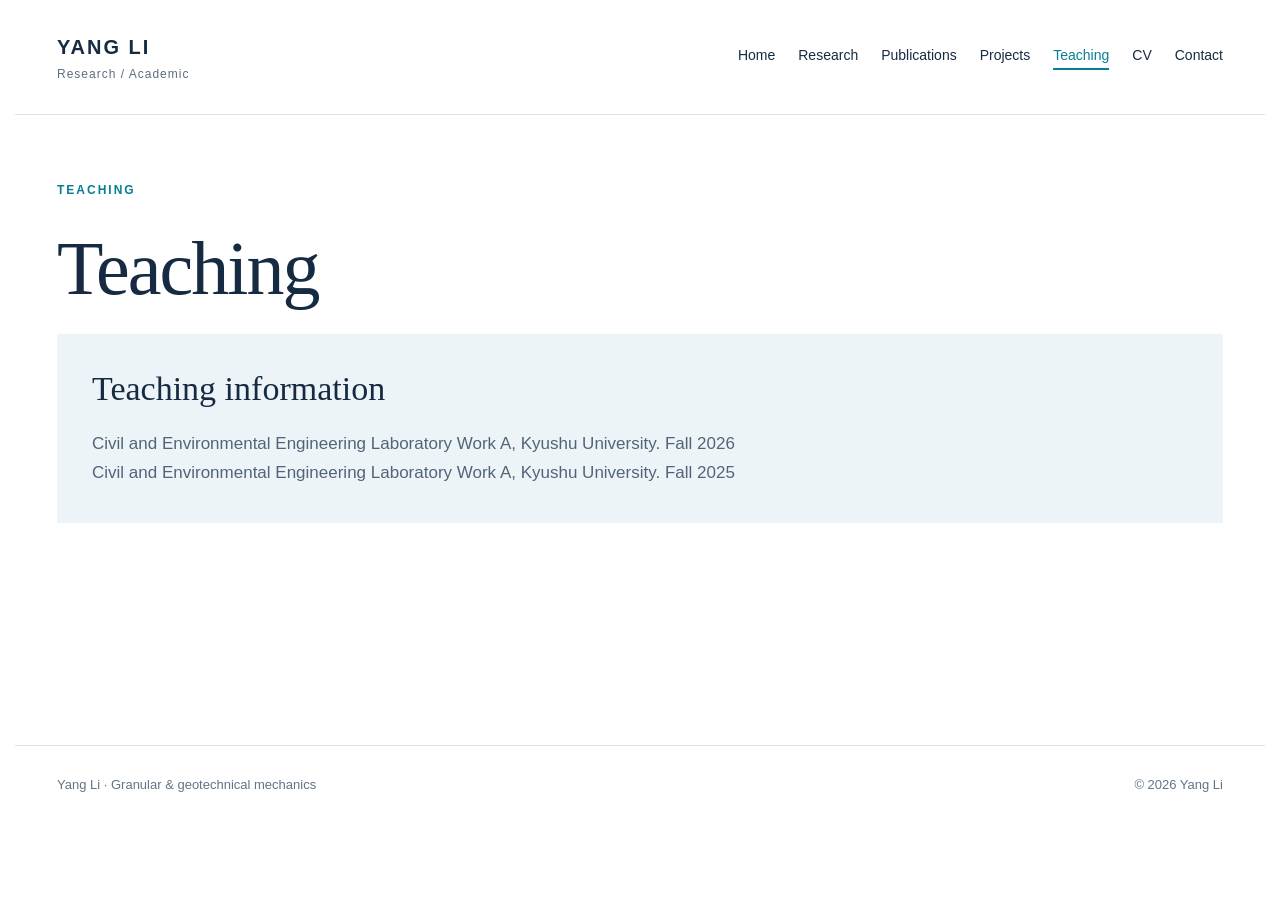
<file: teaching.html>
<!doctype html>
<html lang="en">

<head>
    <meta charset="utf-8">
    <meta name="viewport" content="width=device-width,initial-scale=1">
    <title>Teaching | Yang Li</title>
    <meta name="description"
        content="Yang Li — geotechnical engineering, granular mechanics, particle breakage and computational research.">
    <link rel="icon" href="assets/favicon.svg">
    <link rel="stylesheet" href="assets/style.css">
</head>

<body><a class="skip" href="#main">Skip to content</a>
    <header><a class="brand" href="index.html">YANG LI<span>Research / Academic</span></a>
        <nav aria-label="Main navigation"><a href="index.html">Home</a><a href="research.html">Research</a><a
                href="publications.html">Publications</a><a href="projects.html">Projects</a><a href="teaching.html"
                aria-current="page">Teaching</a><a href="cv.html">CV</a><a href="contact.html">Contact</a></nav>
    </header>
    <main id="main">
        <p class="eyebrow">TEACHING</p>
        <h1>Teaching</h1>
        <section class="empty">
            <h2>Teaching information</h2>
            <p>Civil and Environmental Engineering Laboratory Work A, Kyushu University. Fall 2026</p>
            <p>Civil and Environmental Engineering Laboratory Work A, Kyushu University. Fall 2025</p>
        </section>
    </main>
    <footer><span>Yang Li · Granular & geotechnical mechanics</span><span>© 2026 Yang Li</span></footer>
</body>

</html>
</file>
<file: assets/style.css>
* {
    box-sizing: border-box
}

html {
    scroll-behavior: smooth
}

body {
    margin: 0;
    color: #162b42;
    background: #fff;
    font: 17px/1.7 Arial, sans-serif
}

a {
    color: inherit;
    text-underline-offset: 5px
}

a:hover {
    color: #087e95
}

header {
    max-width: 1250px;
    margin: auto;
    padding: 30px 42px;
    display: flex;
    justify-content: space-between;
    align-items: center;
    border-bottom: 1px solid #dbe3e9;
    gap: 30px
}

.brand {
    font-size: 20px;
    font-weight: 700;
    letter-spacing: 2px;
    text-decoration: none
}

.brand span {
    display: block;
    font-size: 12px;
    letter-spacing: 1px;
    font-weight: 400;
    color: #5d6e80
}

nav {
    display: flex;
    gap: 23px;
    flex-wrap: wrap
}

nav a {
    font-size: 14px;
    text-decoration: none
}

nav a[aria-current] {
    color: #087e95;
    border-bottom: 2px solid #087e95
}

main {
    max-width: 1250px;
    margin: auto;
    padding: 65px 42px 90px;
    min-height: 70vh
}

h1,
h2,
h3 {
    line-height: 1.15;
    margin: 0 0 22px
}

h1 {
    font-family: Georgia, serif;
    font-size: clamp(44px, 6vw, 76px);
    font-weight: 400;
    letter-spacing: -2px
}

h1 span {
    font-size: .45em;
    letter-spacing: 0;
    color: #5d6e80
}

h2 {
    font-family: Georgia, serif;
    font-size: 34px;
    font-weight: 400
}

h3 {
    font-size: 21px;
    line-height: 1.3
}

p {
    margin: 0 0 20px;
    color: #526478
}

.eyebrow {
    font-size: 12px;
    font-weight: 700;
    letter-spacing: 2px;
    color: #087e95;
    margin-bottom: 24px
}

.hero {
    display: grid;
    grid-template-columns: 1.5fr 1fr;
    gap: 75px;
    align-items: center;
    padding: 15px 0 65px
}

.hero p:not(.eyebrow) {
    max-width: 630px
}

.lead {
    font-family: Georgia, serif;
    font-size: 29px;
    line-height: 1.4;
    color: #162b42
}

.intro {
    font-size: 21px;
    max-width: 900px;
    margin-bottom: 50px
}

.research-note {
    background: #102e49;
    color: white;
    padding: 40px
}

.research-note h2 {
    font-size: 42px
}

.research-note .eyebrow {
    color: #85d9e7
}

.scale {
    display: flex;
    gap: 25px;
    padding: 24px 0;
    border-top: 1px solid #426079;
    font-size: 20px
}

.scale strong {
    color: #85d9e7;
    font-size: 14px
}

.scale span {
    display: block;
    font-size: 14px;
    color: #bbccdb
}

.actions {
    display: flex;
    align-items: center;
    gap: 25px;
    margin-top: 30px
}

.button {
    background: #102e49;
    color: white;
    padding: 12px 22px;
    text-decoration: none;
    font-size: 15px
}

.button:hover {
    background: #087e95;
    color: white
}

.textlink {
    font-size: 15px
}

section {
    margin-bottom: 65px
}

.sectionhead {
    display: flex;
    justify-content: space-between;
    align-items: center;
    gap: 20px
}

.sectionhead a {
    font-size: 14px
}

.cards {
    display: grid;
    grid-template-columns: repeat(2, 1fr);
    gap: 0 45px
}

.cards article {
    padding: 30px 0;
    border-top: 1px solid #dbe3e9
}

.cards p {
    margin: 0
}

.feature {
    background: #edf4f8;
    padding: 45px;
    margin-top: 40px
}

.feature p {
    max-width: 640px
}

.tags {
    display: flex;
    gap: 12px;
    flex-wrap: wrap
}

.tags span {
    padding: 8px 16px;
    border: 1px solid #cbd8e2;
    font-size: 14px
}

.timeline article {
    border-left: 2px solid #0b8095;
    padding: 0 0 30px 25px;
    margin-bottom: 25px
}

.date {
    font-size: 14px;
    color: #087e95
}

.empty {
    padding: 35px;
    background: #edf4f8
}

.empty p {
    margin-bottom: 0
}

footer {
    max-width: 1250px;
    margin: auto;
    padding: 28px 42px;
    border-top: 1px solid #dbe3e9;
    display: flex;
    justify-content: space-between;
    gap: 20px;
    font-size: 13px;
    color: #627487
}

.skip {
    position: absolute;
    top: -100px;
    padding: 10px;
    background: white
}

.skip:focus {
    top: 0
}

a:focus-visible {
    outline: 3px solid #087e95;
    outline-offset: 5px
}

.publication {
    border-top: 1px solid #dbe3e9;
    padding: 25px 0
}

.publication h2 {
    font-family: Arial, sans-serif;
    font-size: 22px
}

.publication p {
    margin: 8px 0
}

@media(max-width:900px) {
    header {
        align-items: flex-start;
        flex-direction: column
    }

    .hero {
        grid-template-columns: 1fr;
        gap: 35px
    }

    .research-note {
        max-width: 600px
    }

    nav {
        gap: 18px
    }
}

@media(max-width:600px) {

    header,
    main,
    footer {
        padding-left: 22px;
        padding-right: 22px
    }

    main {
        padding-top: 40px
    }

    .cards {
        grid-template-columns: 1fr
    }

    .feature {
        padding: 28px
    }

    .lead {
        font-size: 25px
    }

    .actions,
    footer {
        flex-wrap: wrap
    }

    .sectionhead {
        align-items: flex-start
    }

    .research-note {
        padding: 28px
    }
}

.portrait {
    margin: 0
}

.portrait img {
    display: block;
    width: 100%;
    height: 480px;
    object-fit: cover;
    object-position: center 55%
}

.appointment {
    font-size: 16px;
    color: #087e95 !important
}

.actions {
    flex-wrap: wrap
}

.publication {
    display: flex;
    gap: 25px
}

.publication p {
    margin: 0
}

.pub-number {
    font-size: 14px;
    color: #087e95;
    flex-shrink: 0;
    padding-top: 4px
}

.hero {
    grid-template-columns: 1.45fr 1fr
}

.hero .portrait {
    align-self: stretch
}

.hero .portrait img {
    height: 100%;
    min-height: 450px;
    max-height: 560px
}

@media(max-width:900px) {
    .hero {
        grid-template-columns: 1fr
    }

    .hero .portrait {
        max-width: 420px
    }

    .hero .portrait img {
        height: 480px
    }
}

/* CV 条目间距 */
.timeline article {
    padding-bottom: 12px;
    margin-bottom: 12px;
}

.timeline article h3 {
    margin-bottom: 8px;
}

.timeline article p {
    margin-bottom: 6px;
}
</file>
